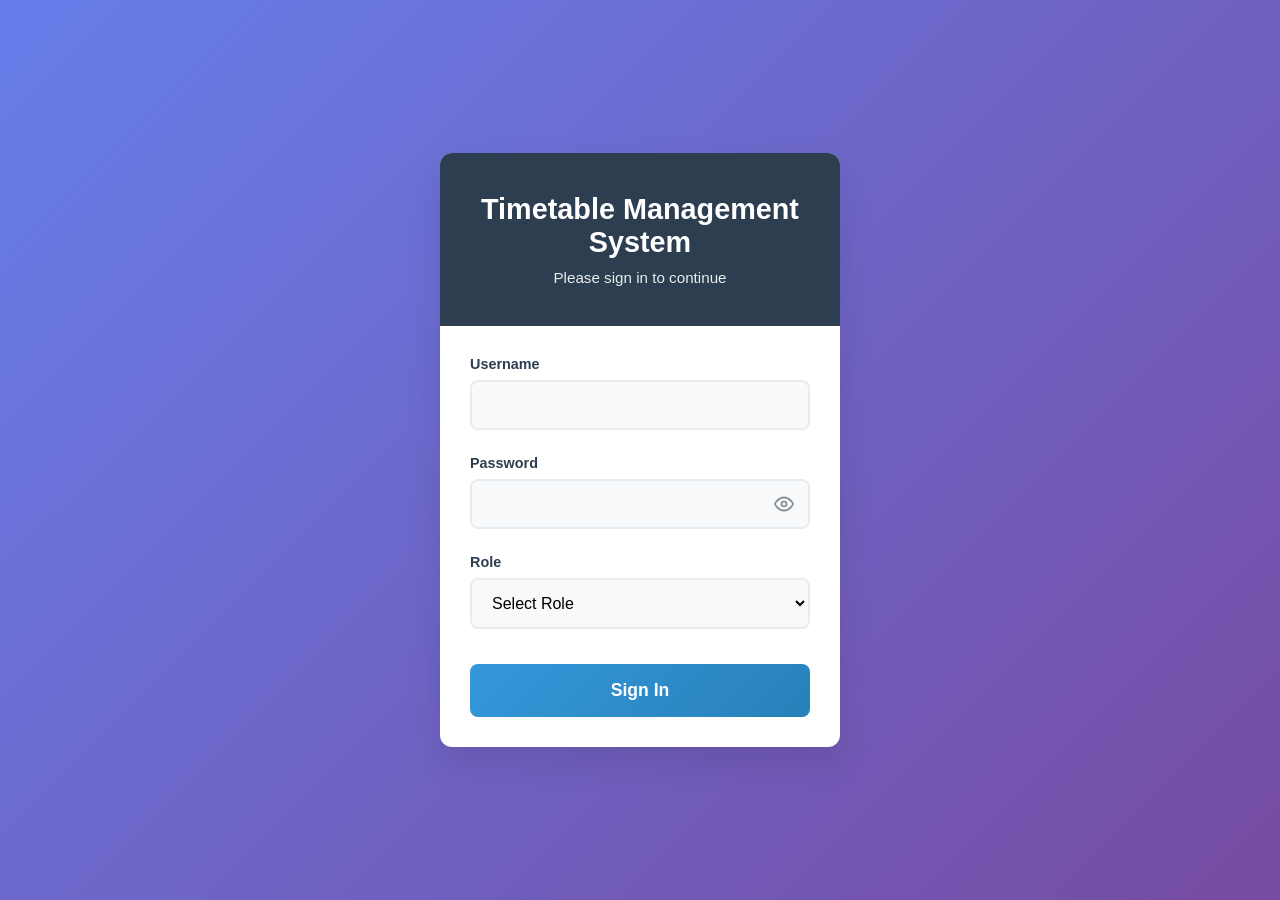
<file: frontend/login.html>
<!DOCTYPE html>
<html lang="en">
<head>
    <meta charset="UTF-8">
    <meta name="viewport" content="width=device-width, initial-scale=1.0">
    <title>Timetable Management System - Login</title>
    <link rel="stylesheet" href="css/styles.css">
</head>
<body>
    <div class="login-container">
        <div class="login-card">
            <div class="login-header">
                <h1>Timetable Management System</h1>
                <p>Please sign in to continue</p>
            </div>

            <form id="login-form" class="login-form">
                <div class="form-group">
                    <label for="username">Username</label>
                    <input type="text" id="username" name="username" required>
                </div>

                <div class="form-group">
                    <label for="password">Password</label>
                    <div class="password-container">
                        <input type="password" id="password" name="password" required>
                        <button type="button" id="toggle-password" class="toggle-password-btn" aria-label="Toggle password visibility">
                            <svg width="20" height="20" viewBox="0 0 24 24" fill="none" stroke="currentColor" stroke-width="2" stroke-linecap="round" stroke-linejoin="round">
                                <path d="M1 12s4-8 11-8 11 8 11 8-4 8-11 8-11-8-11-8z"></path>
                                <circle cx="12" cy="12" r="3"></circle>
                            </svg>
                        </button>
                    </div>
                </div>

                <div class="form-group">
                    <label for="role">Role</label>
                    <select id="role" name="role" required>
                        <option value="">Select Role</option>
                        <option value="admin">Admin</option>
                        <option value="coordinator">Timetable Coordinator</option>
                        <option value="teacher">Teacher</option>
                        <option value="student">Student</option>
                    </select>
                </div>

                <button type="submit" class="btn-login">Sign In</button>
            </form>

            <div id="login-message" class="login-message"></div>
        </div>
    </div>

    <script src="js/login.js"></script>
</body>
</html>
</file>
<file: frontend/css/styles.css>
/* Reset and Base Styles */
* {
    margin: 0;
    padding: 0;
    box-sizing: border-box;
}

body {
    font-family: 'Segoe UI', Tahoma, Geneva, Verdana, sans-serif;
    background-color: #f5f5f5;
    color: #333;
}

/* Dashboard Layout */
.dashboard {
    display: flex;
    min-height: 100vh;
}

/* Sidebar */
.sidebar {
    width: 250px;
    background-color: #2c3e50;
    color: white;
    padding: 20px 0;
    position: fixed;
    height: 100vh;
    overflow-y: auto;
}

.sidebar-header {
    padding: 0 20px 30px;
    border-bottom: 1px solid #34495e;
    margin-bottom: 20px;
}

.sidebar-header h2 {
    font-size: 1.5rem;
    margin-bottom: 5px;
}

.sidebar-header p {
    color: #bdc3c7;
    font-size: 0.9rem;
}

.sidebar-menu {
    list-style: none;
}

.sidebar-menu li {
    margin-bottom: 5px;
}

.sidebar-section-label {
    padding: 10px 20px 4px;
    font-size: 0.75rem;
    text-transform: uppercase;
    letter-spacing: 0.08em;
    color: #7f8c8d;
    opacity: 0.9;
}

.sidebar-menu a {
    display: block;
    padding: 12px 20px;
    color: #bdc3c7;
    text-decoration: none;
    transition: all 0.3s ease;
    border-left: 3px solid transparent;
}

.sidebar-menu a:hover,
.sidebar-menu a.active {
    background-color: #34495e;
    color: white;
    border-left-color: #3498db;
    padding-left: 25px;
}

.sidebar-menu a:active {
    background-color: #2c3e50;
    transform: scale(0.98);
}

/* Main Content */
.main-content {
    flex: 1;
    margin-left: 250px;
    padding: 30px;
}

.content-section {
    display: none;
    animation: sectionFadeIn 0.4s ease-out;
}

@keyframes sectionFadeIn {
    from {
        opacity: 0;
        transform: translateY(10px);
    }
    to {
        opacity: 1;
        transform: translateY(0);
    }
}

.content-section.active {
    display: block;
}

.content-section h1 {
    margin-bottom: 30px;
    color: #2c3e50;
    font-size: 2rem;
    transition: all 0.3s ease;
}

/* Stats Grid */
.stats-grid {
    display: grid;
    grid-template-columns: repeat(auto-fit, minmax(250px, 1fr));
    gap: 20px;
    margin-bottom: 30px;
}

.stat-card {
    background: white;
    padding: 25px;
    border-radius: 8px;
    box-shadow: 0 2px 10px rgba(0,0,0,0.1);
    text-align: center;
    transition: all 0.3s ease;
    cursor: pointer;
    border: 2px solid transparent;
}

.stat-card:hover {
    transform: translateY(-5px);
    box-shadow: 0 8px 25px rgba(0,0,0,0.15);
    border-color: #3498db;
}

.stat-card h3 {
    color: #7f8c8d;
    margin-bottom: 10px;
    font-size: 1rem;
    transition: color 0.3s ease;
}

.stat-card:hover h3 {
    color: #3498db;
}

.stat-number {
    font-size: 2.5rem;
    font-weight: bold;
    color: #3498db;
    transition: all 0.3s ease;
}

.stat-card:hover .stat-number {
    transform: scale(1.1);
}

/* Buttons - Enhanced Interactive */
.btn-primary {
    background-color: #3498db;
    color: white;
    border: none;
    padding: 12px 24px;
    border-radius: 5px;
    cursor: pointer;
    font-size: 1rem;
    transition: all 0.3s ease;
    box-shadow: 0 2px 5px rgba(52, 152, 219, 0.3);
}

.btn-primary:hover {
    background-color: #2980b9;
    box-shadow: 0 4px 12px rgba(52, 152, 219, 0.4);
    transform: translateY(-2px);
}

.btn-primary:active {
    transform: translateY(0);
    box-shadow: 0 2px 5px rgba(52, 152, 219, 0.3);
}

.btn-danger {
    background-color: #e74c3c;
    color: white;
    border: none;
    padding: 8px 16px;
    border-radius: 4px;
    cursor: pointer;
    font-size: 0.9rem;
    margin-left: 5px;
    transition: all 0.3s ease;
    box-shadow: 0 2px 5px rgba(231, 76, 60, 0.3);
}

.btn-danger:hover {
    background-color: #c0392b;
    box-shadow: 0 4px 10px rgba(231, 76, 60, 0.4);
    transform: translateY(-2px);
}

.btn-danger:active {
    transform: translateY(0);
}

.btn-secondary {
    background-color: #95a5a6;
    color: white;
    border: none;
    padding: 8px 16px;
    border-radius: 4px;
    cursor: pointer;
    font-size: 0.9rem;
    margin-left: 5px;
    transition: all 0.3s ease;
    box-shadow: 0 2px 5px rgba(149, 165, 166, 0.3);
}

.btn-secondary:hover {
    background-color: #7f8c8d;
    box-shadow: 0 4px 10px rgba(149, 165, 166, 0.4);
    transform: translateY(-2px);
}

.btn-secondary:active {
    transform: translateY(0);
}

.large-btn {
    padding: 20px 40px;
    font-size: 1.2rem;
    font-weight: bold;
}

/* Data Tables - Enhanced Interactive */
.data-table {
    width: 100%;
    border-collapse: collapse;
    background: white;
    border-radius: 8px;
    overflow: hidden;
    box-shadow: 0 2px 10px rgba(0,0,0,0.1);
    margin-top: 20px;
}

.data-table th,
.data-table td {
    padding: 15px;
    text-align: left;
    border-bottom: 1px solid #ecf0f1;
    transition: all 0.2s ease;
}

.data-table th {
    background-color: #f8f9fa;
    font-weight: 600;
    color: #2c3e50;
    position: relative;
}

.data-table th:hover {
    background-color: #e9ecef;
}

.data-table tbody tr {
    transition: all 0.2s ease;
}

.data-table tbody tr:hover {
    background-color: #e3f2fd;
    transform: scale(1.01);
}

.data-table tbody tr:active {
    background-color: #bbdefb;
}

/* Generate Section */
.generate-section {
    background: white;
    padding: 30px;
    border-radius: 8px;
    box-shadow: 0 2px 10px rgba(0,0,0,0.1);
    text-align: center;
}

.generate-info {
    margin-bottom: 30px;
}

.generate-info h3 {
    color: #2c3e50;
    margin-bottom: 15px;
}

.generate-info ul {
    list-style: none;
    display: inline-block;
    text-align: left;
    background: #f8f9fa;
    padding: 20px;
    border-radius: 5px;
}

.generate-info li {
    margin-bottom: 10px;
    color: #555;
}

.generation-status {
    margin-top: 20px;
    padding: 15px;
    border-radius: 5px;
    display: none;
}

.generation-status.success {
    background-color: #d4edda;
    color: #155724;
    border: 1px solid #c3e6cb;
}

.generation-status.error {
    background-color: #f8d7da;
    color: #721c24;
    border: 1px solid #f5c6cb;
}

.dashboard-setup {
    margin-top: 30px;
    background: white;
    padding: 25px;
    border-radius: 8px;
    box-shadow: 0 2px 10px rgba(0,0,0,0.08);
}

.dashboard-setup h2 {
    margin-bottom: 10px;
    color: #2c3e50;
}

.dashboard-setup p {
    margin-bottom: 10px;
    color: #555;
}

.setup-checklist {
    margin-left: 18px;
    margin-bottom: 15px;
    color: #555;
    line-height: 1.6;
}

.setup-checklist li {
    margin-bottom: 6px;
}

.generate-hint {
    margin-top: 8px;
    font-size: 0.9rem;
    color: #6c757d;
}

/* Modal - Centered with Backdrop */
.modal {
    display: none;
    position: fixed;
    z-index: 1000;
    left: 0;
    top: 0;
    width: 100%;
    height: 100%;
    background-color: rgba(0, 0, 0, 0.6);
    backdrop-filter: blur(4px);
    animation: modalBackdropFadeIn 0.3s ease-out;
}

@keyframes modalBackdropFadeIn {
    from { opacity: 0; }
    to { opacity: 1; }
}

.modal-content {
    background-color: white;
    margin: 0;
    position: absolute;
    top: 50%;
    left: 50%;
    transform: translate(-50%, -50%);
    border-radius: 12px;
    width: 90%;
    max-width: 600px;
    max-height: 90vh;
    overflow-y: auto;
    box-shadow: 0 10px 40px rgba(0, 0, 0, 0.3);
    animation: modalContentSlideIn 0.3s ease-out;
}

@keyframes modalContentSlideIn {
    from {
        opacity: 0;
        transform: translate(-50%, -50%) scale(0.95) translateY(-10px);
    }
    to {
        opacity: 1;
        transform: translate(-50%, -50%) scale(1) translateY(0);
    }
}

.modal .close {
    position: absolute;
    right: 20px;
    top: 15px;
    font-size: 28px;
    font-weight: bold;
    color: #aaa;
    cursor: pointer;
}

.modal .close:hover {
    color: #555;
}

.modal-content h2 {
    padding: 20px 30px;
    margin: 0;
    border-bottom: 1px solid #ecf0f1;
    color: #2c3e50;
}

/* Form Styles */
#modal-form {
    padding: 30px;
}

.form-group {
    margin-bottom: 20px;
}

.form-help {
    display: block;
    margin-top: 5px;
    font-size: 0.85rem;
    color: #6c757d;
    font-style: italic;
}

.form-group label {
    display: block;
    margin-bottom: 5px;
    font-weight: 600;
    color: #2c3e50;
}

.form-group input,
.form-group select {
    width: 100%;
    padding: 12px;
    border: 1px solid #ddd;
    border-radius: 4px;
    font-size: 1rem;
    transition: all 0.3s ease;
}

.form-group input:focus,
.form-group select:focus {
    outline: none;
    border-color: #3498db;
    box-shadow: 0 0 8px rgba(52, 152, 219, 0.4);
    transform: translateY(-1px);
}

.form-actions {
    padding: 20px 30px;
    background: #f8f9fa;
    border-top: 1px solid #ecf0f1;
    text-align: right;
}

/* Quick Actions */
.quick-actions {
    text-align: center;
}

/* Timetable Viewer Styles */
.timetable-viewer {
    background: white;
    padding: 30px;
    border-radius: 8px;
    box-shadow: 0 2px 10px rgba(0,0,0,0.1);
}

.timetable-controls {
    margin-bottom: 30px;
    display: flex;
    gap: 20px;
    align-items: center;
}

.timetable-controls label {
    font-weight: 600;
    color: #2c3e50;
}

.timetable-controls select {
    padding: 10px;
    border: 1px solid #ddd;
    border-radius: 4px;
    font-size: 1rem;
    min-width: 200px;
}

.timetable-table-container {
    overflow-x: auto;
    border-radius: 8px;
    box-shadow: 0 2px 10px rgba(0,0,0,0.1);
}

.timetable-table {
    width: 100%;
    border-collapse: collapse;
    background: white;
    font-size: 0.85rem;
    table-layout: fixed;
}

.timetable-table th,
.timetable-table td {
    padding: 8px 6px;
    text-align: center;
    border: 1px solid #e9ecef;
    vertical-align: middle;
    position: relative;
}

.timetable-table th {
    background-color: #f8f9fa;
    font-weight: 600;
    color: #2c3e50;
    padding: 12px 6px;
    width: auto;
}

.timetable-table th:first-child {
    width: 120px;
}

.day-header {
    background-color: #ecf0f1;
    font-weight: bold;
    color: #2c3e50;
}

.timetable-cell {
    height: 80px;
    min-width: 120px;
    width: 120px;
    position: relative;
    padding: 5px;
    box-sizing: border-box;
}

.timetable-cell > * {
    width: 100%;
    height: 100%;
}

.timetable-cell.empty {
    background-color: #f8f9fa;
    color: #7f8c8d;
}

.timetable-cell.occupied {
    background-color: #d4edda;
    border: 2px solid #28a745;
}

.timetable-cell.break {
    background-color: #fff3cd;
    border: 2px solid #ffc107;
}

.break-slot {
    color: #856404;
    font-weight: bold;
    font-size: 0.9rem;
    padding: 5px;
    text-align: center;
    width: 100%;
    height: 100%;
    display: flex;
    align-items: center;
    justify-content: center;
    margin: 0;
}

.empty-slot {
    color: #7f8c8d;
    font-style: italic;
    text-align: center;
    width: 100%;
    height: 100%;
    display: flex;
    align-items: center;
    justify-content: center;
    margin: 0;
}

.slot-content.multiple-slots {
    display: flex;
    flex-direction: column;
    gap: 5px;
}

.slot-content.multiple-slots .slot-entry {
    padding: 5px;
    background-color: rgba(255, 255, 255, 0.7);
    border-radius: 3px;
    border-left: 3px solid #28a745;
}

.slot-content {
    text-align: left;
    line-height: 1.3;
    width: 100%;
    height: 100%;
    display: flex;
    flex-direction: column;
    justify-content: center;
    padding: 5px;
}

.slot-subject {
    font-weight: bold;
    color: #2c3e50;
    display: block;
    margin-bottom: 2px;
    font-size: 0.8rem;
}

.slot-teacher {
    color: #27ae60;
    display: block;
    font-size: 0.75rem;
}

.slot-room {
    color: #e74c3c;
    display: block;
    font-size: 0.75rem;
}

.slot-group {
    color: #9b59b6;
    display: block;
    font-size: 0.75rem;
}

.no-data {
    text-align: center;
    color: #7f8c8d;
    font-style: italic;
    padding: 40px;
    background: #f8f9fa;
    border-radius: 8px;
    margin: 20px 0;
}

.error {
    color: #e74c3c;
    text-align: center;
    padding: 20px;
}

/* Toast Notifications - Centered on Screen */
.toast {
    position: fixed;
    top: 50%;
    left: 50%;
    transform: translate(-50%, -50%);
    background-color: #333;
    color: white;
    padding: 16px 32px;
    border-radius: 8px;
    box-shadow: 0 4px 20px rgba(0,0,0,0.4);
    z-index: 1001;
    display: none;
    max-width: 400px;
    font-size: 1rem;
    text-align: center;
    animation: toastFadeIn 0.3s ease-out;
}

@keyframes toastFadeIn {
    from {
        opacity: 0;
        transform: translate(-50%, -50%) scale(0.9);
    }
    to {
        opacity: 1;
        transform: translate(-50%, -50%) scale(1);
    }
}

.toast.success {
    background-color: #28a745;
}

.toast.error {
    background-color: #dc3545;
}

.toast.warning {
    background-color: #ffc107;
    color: #212529;
}

.toast.info {
    background-color: #17a2b8;
}

/* Loading Spinner */
.loading {
    display: inline-block;
    width: 20px;
    height: 20px;
    border: 3px solid #f3f3f3;
    border-top: 3px solid #3498db;
    border-radius: 50%;
    animation: spin 1s linear infinite;
    margin-right: 10px;
}

@keyframes spin {
    0% { transform: rotate(0deg); }
    100% { transform: rotate(360deg); }
}

/* Empty State */
.empty-state {
    text-align: center;
    padding: 60px 20px;
    color: #7f8c8d;
}

.empty-state-icon {
    font-size: 4rem;
    margin-bottom: 20px;
    opacity: 0.5;
}

.empty-state h3 {
    margin-bottom: 10px;
    color: #2c3e50;
}

.empty-state p {
    margin-bottom: 30px;
    font-size: 1.1rem;
}

/* Clickable Cards */
.stat-card {
    cursor: pointer;
    transition: all 0.3s ease;
}

.stat-card:hover {
    transform: translateY(-2px);
    box-shadow: 0 4px 15px rgba(0,0,0,0.15);
}

/* Focus Styles for Accessibility */
.btn-primary:focus,
.btn-secondary:focus,
.btn-danger:focus,
.form-group input:focus,
.form-group select:focus {
    outline: 2px solid #3498db;
    outline-offset: 2px;
}

/* Timeslots Actions */
.timeslots-actions {
    display: flex;
    gap: 10px;
    margin-bottom: 20px;
}

.timeslots-actions .btn-primary,
.timeslots-actions .btn-secondary {
    flex: 0 0 auto;
}

/* Timeslots View Toggle Buttons */
.timeslots-view-controls {
    margin-bottom: 20px;
}

.view-toggle-buttons {
    display: flex;
    gap: 10px;
}

.view-toggle-buttons .btn-primary.active,
.view-toggle-buttons .btn-secondary.active {
    font-weight: bold;
}

/* Timeslots Timetable View Styles */
.timeslots-timetable-container {
    overflow-x: auto;
    border-radius: 8px;
    box-shadow: 0 2px 10px rgba(0,0,0,0.1);
    background: white;
    margin-top: 20px;
}

.timeslots-timetable-table {
    width: 100%;
    border-collapse: collapse;
    font-size: 0.9rem;
    table-layout: fixed;
    min-width: 900px;
}

.timeslots-timetable-table th,
.timeslots-timetable-table td {
    padding: 15px 12px;
    text-align: center;
    border: 1px solid #e9ecef;
    vertical-align: middle;
}

.timeslots-timetable-table th {
    background-color: #2c3e50;
    color: white;
    font-weight: 600;
    font-size: 0.85rem;
}

.day-column-header {
    width: 150px !important;
    min-width: 150px;
}

.time-column-header {
    min-width: 140px;
    width: auto;
    font-size: 0.8rem;
}

.day-cell {
    background-color: #ecf0f1;
    font-weight: bold;
    color: #2c3e50;
    text-align: left !important;
    padding-left: 20px !important;
    font-size: 1rem;
    width: 150px;
    min-width: 150px;
}

.timeslot-cell {
    height: 110px;
    min-height: 110px;
    position: relative;
    padding: 10px;
    vertical-align: middle;
}

.empty-cell {
    background-color: #f8f9fa;
    color: #7f8c8d;
    font-size: 1.1rem;
}

.lecture-cell {
    background-color: #e8f5e9;
    border-left: 4px solid #4caf50;
}

.break-cell {
    background-color: #fff8e1;
    border-left: 4px solid #ffc107;
}

.timeslot-break {
    display: flex;
    flex-direction: column;
    align-items: center;
    justify-content: center;
    height: 100%;
    gap: 10px;
}

.break-label {
    font-weight: bold;
    color: #f57c00;
    font-size: 1rem;
}

.timeslot-info {
    display: flex;
    flex-direction: column;
    align-items: center;
    justify-content: center;
    height: 100%;
    gap: 10px;
}

.timeslot-time {
    font-weight: 600;
    color: #2c3e50;
    font-size: 0.9rem;
}

.timeslot-actions {
    display: flex;
    gap: 8px;
    justify-content: center;
    flex-wrap: wrap;
}

.timeslot-actions .btn-secondary,
.timeslot-actions .btn-danger {
    padding: 6px 12px;
    font-size: 0.8rem;
    white-space: nowrap;
}

/* Time header content styles */
.time-header-content {
    display: flex;
    flex-direction: column;
    align-items: center;
    gap: 8px;
}

.time-display {
    font-size: 0.85rem;
}

.time-actions {
    display: flex;
    gap: 5px;
    justify-content: center;
}

.btn-small {
    padding: 4px 8px;
    font-size: 0.75rem;
    border-radius: 3px;
    cursor: pointer;
    border: none;
    margin: 2px;
}

/* Timeslots Grid Styles */
.timeslots-grid {
    display: grid;
    grid-template-columns: repeat(5, 1fr);
    gap: 20px;
    margin-top: 20px;
}

.timeslots-day-column {
    background: white;
    border-radius: 8px;
    box-shadow: 0 2px 10px rgba(0,0,0,0.1);
    overflow: hidden;
}

.timeslots-day-header {
    background-color: #2c3e50;
    color: white;
    padding: 15px;
    text-align: center;
    font-weight: 600;
    font-size: 1.1rem;
}

.timeslots-slots-container {
    padding: 15px;
    min-height: 200px;
}

.timeslots-slot {
    background: #f8f9fa;
    border: 1px solid #e9ecef;
    border-radius: 6px;
    padding: 12px;
    margin-bottom: 10px;
    display: flex;
    flex-direction: column;
    gap: 8px;
    transition: all 0.3s ease;
}

.timeslots-slot:hover {
    background: #e9ecef;
    transform: translateY(-2px);
    box-shadow: 0 4px 8px rgba(0,0,0,0.1);
}

.timeslots-slot-time {
    font-weight: 600;
    color: #2c3e50;
    font-size: 0.9rem;
    text-align: center;
}

.timeslots-slot-actions {
    display: flex;
    gap: 5px;
    justify-content: center;
}

.timeslots-slot-actions .btn-secondary,
.timeslots-slot-actions .btn-danger {
    padding: 4px 8px;
    font-size: 0.8rem;
    border-radius: 4px;
}

/* Responsive Design */
@media (max-width: 768px) {
    .sidebar {
        width: 100%;
        height: auto;
        position: relative;
    }

    .main-content {
        margin-left: 0;
    }

    .stats-grid {
        grid-template-columns: 1fr;
    }

    .data-table {
        font-size: 0.9rem;
    }

    .data-table th,
    .data-table td {
        padding: 10px;
    }

    .timetable-grid {
        grid-template-columns: 1fr;
        gap: 15px;
    }

    .timetable-controls {
        flex-direction: column;
        align-items: stretch;
        gap: 10px;
    }

    .timetable-controls select {
        min-width: auto;
    }

    .timeslots-grid {
        grid-template-columns: 1fr;
        gap: 15px;
    }

    .timeslots-day-column {
        margin-bottom: 15px;
    }
}
/* Login Page Styles */
.login-container {
    display: flex;
    justify-content: center;
    align-items: center;
    min-height: 100vh;
    background: linear-gradient(135deg, #667eea 0%, #764ba2 100%);
    padding: 20px;
}

.login-card {
    background: white;
    border-radius: 12px;
    box-shadow: 0 15px 35px rgba(0,0,0,0.1);
    width: 100%;
    max-width: 400px;
    padding: 0;
    overflow: hidden;
}

.login-header {
    background: #2c3e50;
    color: white;
    padding: 40px 30px;
    text-align: center;
}

.login-header h1 {
    font-size: 1.8rem;
    margin-bottom: 10px;
    font-weight: 600;
}

.login-header p {
    opacity: 0.9;
    font-size: 0.95rem;
}

.login-form {
    padding: 30px;
}

.login-form .form-group {
    margin-bottom: 25px;
}

.login-form label {
    display: block;
    margin-bottom: 8px;
    font-weight: 600;
    color: #2c3e50;
    font-size: 0.9rem;
}

.password-container {
    position: relative;
    display: flex;
    align-items: center;
}

.password-container input {
    width: 100%;
    padding: 14px 50px 14px 16px;
    border: 2px solid #e9ecef;
    border-radius: 8px;
    font-size: 1rem;
    transition: all 0.3s ease;
    background: #f8f9fa;
}

.toggle-password-btn {
    position: absolute;
    right: 12px;
    top: 50%;
    transform: translateY(-50%);
    background: none;
    border: none;
    cursor: pointer;
    color: #7f8c8d;
    padding: 4px;
    border-radius: 4px;
    transition: color 0.3s ease;
    display: flex;
    align-items: center;
    justify-content: center;
}

.toggle-password-btn:hover {
    color: #3498db;
}

.toggle-password-btn:focus {
    outline: 2px solid #3498db;
    outline-offset: 2px;
}

.login-form input:not(.password-container input),
.login-form select {
    width: 100%;
    padding: 14px 16px;
    border: 2px solid #e9ecef;
    border-radius: 8px;
    font-size: 1rem;
    transition: all 0.3s ease;
    background: #f8f9fa;
}

.login-form input:focus,
.login-form select:focus {
    outline: none;
    border-color: #3498db;
    background: white;
    box-shadow: 0 0 0 4px rgba(52, 152, 219, 0.2);
    transform: translateY(-1px);
}

.btn-login {
    width: 100%;
    background: linear-gradient(135deg, #3498db 0%, #2980b9 100%);
    color: white;
    border: none;
    padding: 16px;
    border-radius: 8px;
    font-size: 1.1rem;
    font-weight: 600;
    cursor: pointer;
    transition: all 0.3s ease;
    margin-top: 10px;
}

.btn-login:hover {
    transform: translateY(-2px);
    box-shadow: 0 5px 15px rgba(52, 152, 219, 0.3);
}

.btn-login:active {
    transform: translateY(0);
}

.login-message {
    margin-top: 20px;
    padding: 12px 16px;
    border-radius: 6px;
    text-align: center;
    font-weight: 500;
    display: none;
}

.login-message.success {
    background-color: #d4edda;
    color: #155724;
    border: 1px solid #c3e6cb;
    display: block;
}

.login-message.error {
    background-color: #f8d7da;
    color: #721c24;
    border: 1px solid #f5c6cb;
    display: block;
}

/* Responsive Login */
@media (max-width: 480px) {
    .login-container {
        padding: 10px;
    }

    .login-card {
        max-width: 100%;
    }

    .login-header {
        padding: 30px 20px;
    }

    .login-form {
        padding: 20px;
    }
}

/* ========== ADVANCED FEATURES STYLES ========== */

/* Conflict Detection Styles */
.conflicts-section {
    padding: 20px;
}

.conflicts-summary {
    background: white;
    padding: 20px;
    border-radius: 8px;
    margin-bottom: 20px;
    box-shadow: 0 2px 4px rgba(0,0,0,0.1);
}

.summary-stats {
    display: flex;
    gap: 20px;
    margin-top: 15px;
}

.stat-item {
    display: flex;
    flex-direction: column;
    gap: 5px;
}

.stat-label {
    font-size: 0.9rem;
    color: #666;
}

.stat-value {
    font-size: 1.5rem;
    font-weight: bold;
}

.stat-value.error {
    color: #dc3545;
}

.stat-value.warning {
    color: #ffc107;
}

.conflicts-list {
    display: flex;
    flex-direction: column;
    gap: 15px;
}

.conflict-item {
    background: white;
    padding: 15px;
    border-radius: 8px;
    border-left: 4px solid #dc3545;
    box-shadow: 0 2px 4px rgba(0,0,0,0.1);
}

.conflict-item.warning {
    border-left-color: #ffc107;
}

.conflict-header {
    display: flex;
    justify-content: space-between;
    align-items: center;
    margin-bottom: 10px;
}

.conflict-type {
    font-weight: bold;
    color: #333;
}

.conflict-severity {
    padding: 4px 12px;
    border-radius: 4px;
    font-size: 0.85rem;
    font-weight: bold;
}

.conflict-severity.error {
    background: #f8d7da;
    color: #721c24;
}

.conflict-severity.warning {
    background: #fff3cd;
    color: #856404;
}

.conflict-description {
    color: #666;
    margin-bottom: 10px;
}

.no-conflicts {
    text-align: center;
    padding: 40px;
    color: #28a745;
    font-size: 1.1rem;
}

/* Export Buttons */
.export-buttons {
    display: flex;
    gap: 10px;
    margin-left: auto;
    position: relative;
}

/* Export Options Menu */
.export-options-menu {
    position: absolute;
    top: 100%;
    right: 0;
    background: white;
    border-radius: 8px;
    box-shadow: 0 4px 12px rgba(0,0,0,0.15);
    padding: 15px;
    z-index: 1000;
    min-width: 200px;
    margin-top: 5px;
}

.export-option-section {
    margin-bottom: 15px;
}

.export-option-section:last-child {
    margin-bottom: 0;
}

.export-option-section h4 {
    margin: 0 0 10px 0;
    color: #2c3e50;
    font-size: 0.9rem;
    font-weight: 600;
}

.export-option-section .btn-secondary,
.export-option-section .btn-primary {
    display: block;
    width: 100%;
    margin-bottom: 5px;
    text-align: left;
}

.export-option-section .btn-secondary:last-child,
.export-option-section .btn-primary:last-child {
    margin-bottom: 0;
}

/* Quality Metrics Styles */
.metrics-list {
    display: flex;
    flex-direction: column;
    gap: 20px;
    padding: 20px;
}

.metric-item {
    background: white;
    padding: 20px;
    border-radius: 8px;
    box-shadow: 0 2px 4px rgba(0,0,0,0.1);
}

.metric-item.overall-score {
    background: linear-gradient(135deg, #667eea 0%, #764ba2 100%);
    color: white;
}

.metric-name {
    font-size: 0.9rem;
    color: #666;
    margin-bottom: 10px;
    text-transform: capitalize;
}

.overall-score .metric-name {
    color: rgba(255,255,255,0.9);
}

.metric-value {
    font-size: 2rem;
    font-weight: bold;
    margin-bottom: 10px;
}

.metric-value.large {
    font-size: 3rem;
}

.metric-value.good {
    color: #28a745;
}

.metric-value.warning {
    color: #ffc107;
}

.metric-value.poor {
    color: #dc3545;
}

.overall-score .metric-value {
    color: white;
}

.metric-bar {
    height: 8px;
    background: #e9ecef;
    border-radius: 4px;
    overflow: hidden;
}

.metric-bar-fill {
    height: 100%;
    transition: width 0.3s ease;
}

.metric-bar-fill.good {
    background: #28a745;
}

.metric-bar-fill.warning {
    background: #ffc107;
}

.metric-bar-fill.poor {
    background: #dc3545;
}

/* Statistics Styles */
.statistics-section {
    padding: 20px;
}

.stats-tabs {
    display: flex;
    gap: 10px;
    margin-bottom: 20px;
    border-bottom: 2px solid #e9ecef;
}

.stat-tab {
    padding: 12px 24px;
    background: none;
    border: none;
    border-bottom: 3px solid transparent;
    cursor: pointer;
    font-size: 1rem;
    color: #666;
    transition: all 0.3s;
}

.stat-tab:hover {
    color: #007bff;
}

.stat-tab.active {
    color: #007bff;
    border-bottom-color: #007bff;
    font-weight: bold;
}

.stat-tab-content {
    display: none;
    padding: 20px;
    background: white;
    border-radius: 8px;
    box-shadow: 0 2px 4px rgba(0,0,0,0.1);
}

.stat-tab-content.active {
    display: block;
}

.stats-table {
    width: 100%;
    border-collapse: collapse;
}

.stats-table th,
.stats-table td {
    padding: 12px;
    text-align: left;
    border-bottom: 1px solid #e9ecef;
}

.stats-table th {
    background: #f8f9fa;
    font-weight: bold;
    color: #333;
}

.stats-table tr:hover {
    background: #f8f9fa;
}

/* Manual Editing Styles */
.timetable-cell.editable {
    cursor: pointer;
    transition: all 0.2s;
}

.timetable-cell.editable:hover {
    transform: scale(1.02);
    box-shadow: 0 4px 8px rgba(0,0,0,0.2);
}

.timetable-cell.selected {
    border: 3px solid #007bff;
    box-shadow: 0 0 10px rgba(0,123,255,0.5);
}

.timetable-cell.drag-over {
    border: 3px dashed #28a745;
    background: rgba(40,167,69,0.1);
}

.timetable-cell.swap-candidate {
    border: 3px dashed #ffc107;
    cursor: pointer;
}

.edit-options {
    position: absolute;
    top: 100%;
    left: 0;
    background: white;
    padding: 10px;
    border-radius: 4px;
    box-shadow: 0 4px 8px rgba(0,0,0,0.2);
    z-index: 1000;
    display: flex;
    gap: 5px;
    margin-top: 5px;
}

/* Preferences Styles */
.preferences-section {
    padding: 20px;
}

.preference-item {
    background: white;
    padding: 15px;
    border-radius: 8px;
    margin-bottom: 10px;
    display: flex;
    justify-content: space-between;
    align-items: center;
    box-shadow: 0 2px 4px rgba(0,0,0,0.1);
}

/* Notifications Styles */
#notifications-container {
    padding: 20px;
}

.notification-item {
    background: white;
    padding: 15px;
    border-radius: 8px;
    margin-bottom: 10px;
    border-left: 4px solid #007bff;
    box-shadow: 0 2px 4px rgba(0,0,0,0.1);
}

.notification-item.conflict {
    border-left-color: #dc3545;
}

.notification-item.approval {
    border-left-color: #28a745;
}

.notification-item.change {
    border-left-color: #ffc107;
}

.notification-title {
    font-weight: bold;
    margin-bottom: 5px;
}

.notification-message {
    color: #666;
    font-size: 0.9rem;
}

/* Responsive Design for Advanced Features */
@media (max-width: 768px) {
    .export-buttons {
        flex-direction: column;
        margin-left: 0;
        margin-top: 10px;
    }
    
    .summary-stats {
        flex-direction: column;
    }
    
    .stats-tabs {
        flex-wrap: wrap;
    }
    
    .preference-item {
        flex-direction: column;
        align-items: flex-start;
        gap: 10px;
    }
}

/* Multi-Timetable View Styles */
.multi-timetable-controls {
    position: relative;
    display: inline-block;
}

.multi-timetable-menu {
    position: absolute;
    top: 100%;
    left: 0;
    background: white;
    border-radius: 8px;
    box-shadow: 0 4px 15px rgba(0,0,0,0.2);
    z-index: 100;
    min-width: 280px;
    padding: 15px;
    margin-top: 5px;
}

.multi-timetable-menu .menu-section {
    margin-bottom: 15px;
}

.multi-timetable-menu .menu-section:last-child {
    margin-bottom: 0;
}

.multi-timetable-menu p {
    font-weight: 600;
    color: #2c3e50;
    margin-bottom: 10px;
}

.multi-timetable-menu .btn-primary,
.multi-timetable-menu .btn-secondary {
    width: 100%;
    margin-bottom: 5px;
}

#multi-section-checkboxes {
    max-height: 200px;
    overflow-y: auto;
    border: 1px solid #e9ecef;
    border-radius: 4px;
    padding: 10px;
    margin-bottom: 10px;
}

#multi-section-checkboxes label {
    padding: 5px;
    border-radius: 3px;
}

#multi-section-checkboxes label:hover {
    background-color: #f8f9fa;
}

.multiple-timetables-container {
    display: flex;
    flex-direction: column;
    gap: 40px;
}

.single-timetable-wrapper {
    background: white;
    border-radius: 8px;
    padding: 20px;
    box-shadow: 0 2px 10px rgba(0,0,0,0.1);
}

.timetable-section-title {
    color: #2c3e50;
    font-size: 1.3rem;
    margin-bottom: 20px;
    padding-bottom: 10px;
    border-bottom: 2px solid #3498db;
}

/* Responsive adjustments for multi-timetable */
@media (max-width: 1200px) {
    .single-timetable-wrapper {
        padding: 15px;
    }
    
    .timetable-section-title {
        font-size: 1.1rem;
    }
}

/* ========== ERROR NOTIFICATION BAR STYLES ========== */

.error-notification-bar {
    background: white;
    border-radius: 8px;
    box-shadow: 0 4px 20px rgba(0,0,0,0.15);
    margin: 20px 0;
    overflow: hidden;
    animation: slideDown 0.3s ease-out;
    border-left: 5px solid #dc3545;
}

@keyframes slideDown {
    from {
        opacity: 0;
        transform: translateY(-10px);
    }
    to {
        opacity: 1;
        transform: translateY(0);
    }
}

.error-notification-bar.severity-critical {
    border-left-color: #dc3545;
}

.error-notification-bar.severity-warning {
    border-left-color: #ffc107;
}

.error-notification-bar.severity-info {
    border-left-color: #17a2b8;
}

.error-notification-header {
    display: flex;
    align-items: center;
    padding: 15px 20px;
    background: #f8f9fa;
    border-bottom: 1px solid #e9ecef;
}

.error-notification-bar.severity-critical .error-notification-header {
    background: #f8d7da;
}

.error-notification-bar.severity-warning .error-notification-header {
    background: #fff3cd;
}

.error-icon {
    font-size: 1.5rem;
    margin-right: 10px;
}

.error-title {
    font-size: 1.1rem;
    font-weight: bold;
    color: #2c3e50;
    flex: 1;
}

.error-notification-bar.severity-critical .error-title {
    color: #721c24;
}

.error-notification-bar.severity-warning .error-title {
    color: #856404;
}

.close-notification {
    background: none;
    border: none;
    font-size: 1.5rem;
    cursor: pointer;
    color: #6c757d;
    padding: 0;
    width: 30px;
    height: 30px;
    display: flex;
    align-items: center;
    justify-content: center;
    border-radius: 4px;
    transition: all 0.2s;
}

.close-notification:hover {
    background: rgba(0,0,0,0.1);
    color: #2c3e50;
}

.error-notification-body {
    padding: 20px;
}

.error-message {
    font-size: 1rem;
    color: #495057;
    margin-bottom: 15px;
    line-height: 1.5;
}

.error-suggestion {
    background: #e7f3ff;
    border-left: 4px solid #3498db;
    padding: 15px;
    border-radius: 4px;
    margin-bottom: 15px;
}

.error-suggestion strong {
    color: #2c3e50;
    display: block;
    margin-bottom: 5px;
}

.error-suggestion p {
    color: #495057;
    margin: 0;
    line-height: 1.5;
}

.error-context {
    background: #f8f9fa;
    padding: 15px;
    border-radius: 4px;
    margin-bottom: 15px;
}

.error-context strong {
    color: #2c3e50;
    display: block;
    margin-bottom: 10px;
}

.error-context ul {
    list-style: none;
    padding: 0;
    margin: 0;
}

.error-context li {
    padding: 5px 0;
    color: #495057;
    border-bottom: 1px solid #e9ecef;
}

.error-context li:last-child {
    border-bottom: none;
}

.error-actions {
    display: flex;
    gap: 10px;
    justify-content: flex-end;
    padding-top: 10px;
    border-top: 1px solid #e9ecef;
}

.error-actions .btn-primary {
    background: #3498db;
    display: inline-flex;
    align-items: center;
    gap: 8px;
}

.error-actions .btn-primary:hover {
    background: #2980b9;
}

/* Responsive error notification */
@media (max-width: 768px) {
    .error-notification-header {
        flex-wrap: wrap;
    }
    
    .error-title {
        font-size: 1rem;
    }
    
    .error-actions {
        flex-direction: column;
    }
    
    .error-actions .btn-primary {
        width: 100%;
        text-align: center;
        justify-content: center;
    }
}
</file>
